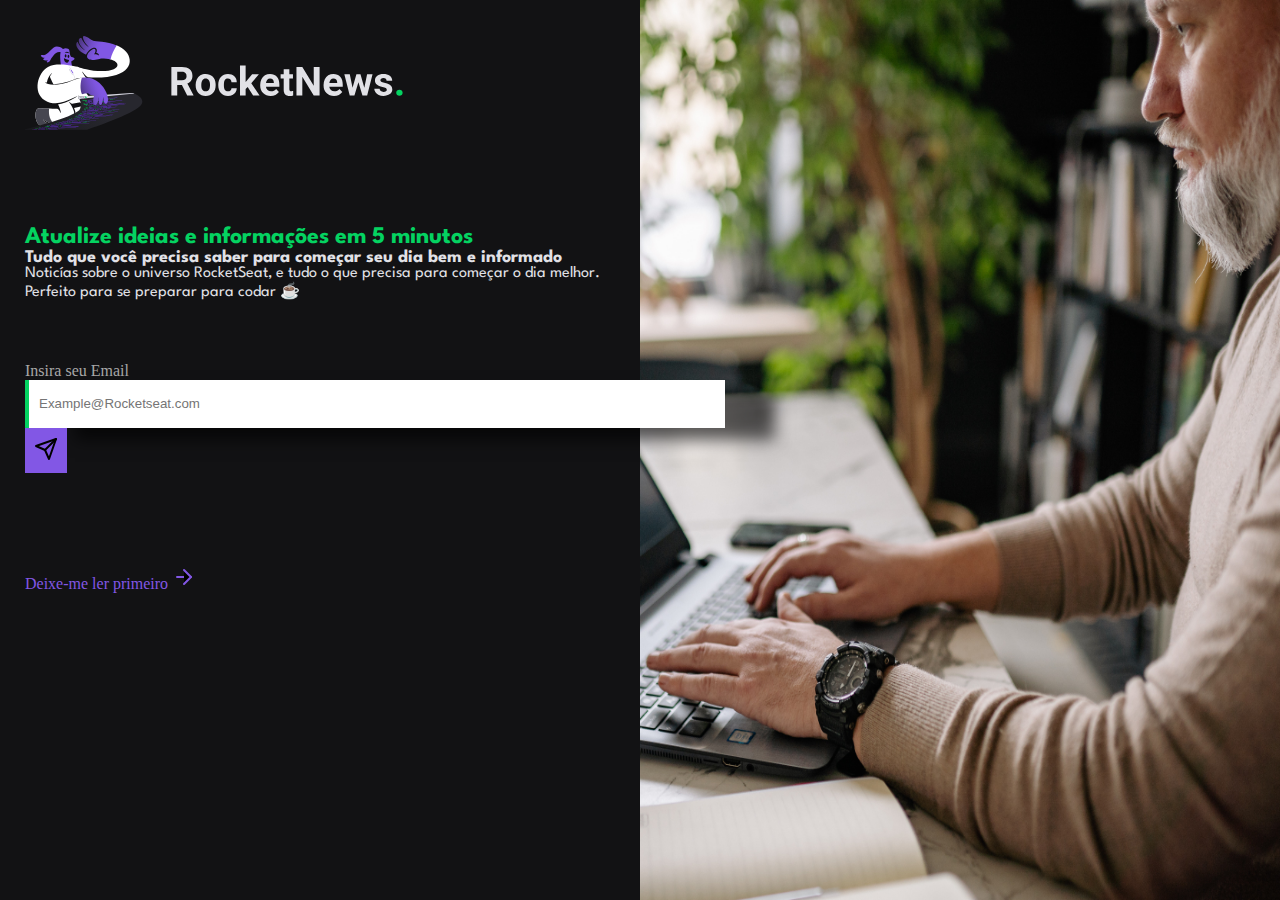
<file: Desafios Discover/Desafio ''RocketNews''/index.html>
<!DOCTYPE html>
<html lang="en">
<head>
    <meta charset="UTF-8">
    <meta name="viewport" content="width=device-width, initial-scale=1.0">
    <link rel="stylesheet" href="./css.css">
    <title>Desafio RocketNews</title>
</head>
<body>
  
  <main>
       <div class="Logo">
           <img src="./Images/logo.svg" alt="RocketNews Logo">
       </div>
   
       <div class="Description">
           <h2>Atualize ideias e informações em 5 minutos</h2>
           <span>Tudo que você precisa saber para começar seu dia bem e informado</span>
           <p>Noticías sobre o universo RocketSeat, e tudo o que precisa para começar o dia melhor. Perfeito para se preparar para codar ☕</p>
       </div>
   
   
      
   
   
       <form>
           <label class="Label" for="Email">Insira seu Email</label>
           <div class="Email">
                <input 
                    required 
                    placeholder="Example@Rocketseat.com"  
                    class="Email" 
                    type="Email">
                <button  
                    type="submit">
                    <img  
                    src="./Images/send.svg" alt="Send">
                </button>
           </div>
       </form>
   
   
       
      
      <a
        target="_blank" 
        class="link" 
        href="">Deixe-me ler primeiro 
        <img src="./Images/arrow-right.svg" alt="">
     </a>
  
    </main>
       
    
    
    
        <!-- background -->
    <div class="background">
        <img
            src="./Images/read_news.jpg"
            alt="imagen de fundo"
            class="background">
    </div>
</body>
</html>
</file>
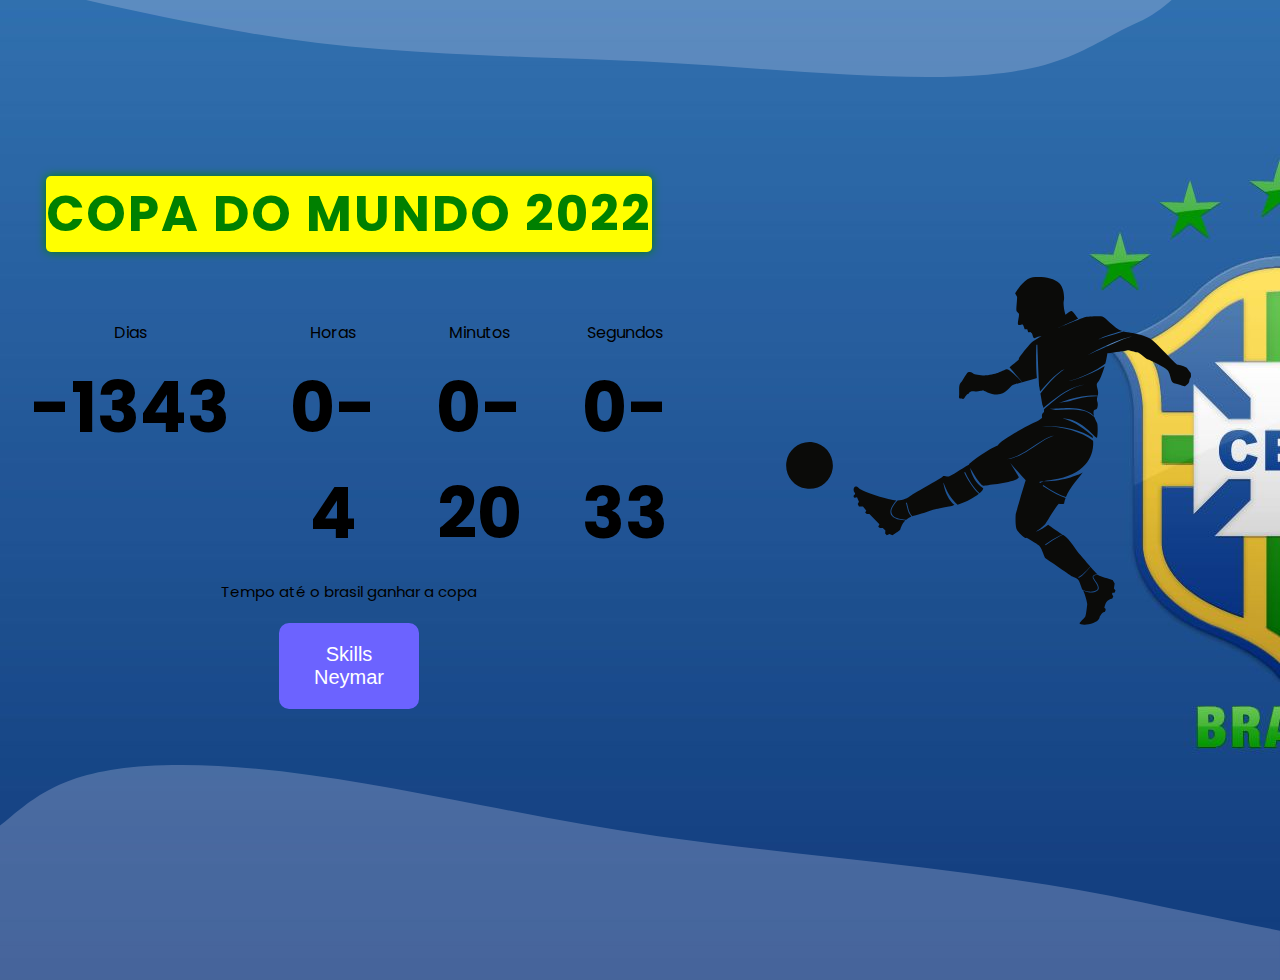
<file: Desafios Discover/Desafio Countdown/index.html>
<!DOCTYPE html>
<html lang="en">
<head>
    <meta charset="UTF-8">
    <meta http-equiv="X-UA-Compatible" content="IE=edge">
    <meta name="viewport" content="width=device-width, initial-scale=1.0">
    <link rel="stylesheet" href="style.css">
    <script defer src="script.js"></script>
    <script defer src="./modal.js"></script>
    <link href="https://fonts.googleapis.com/css2?family=Poppins&display=swap" rel="stylesheet">
    <title>Coming Soon</title>
</head>
<body>
        
    <div class="Container">

        <img class="TopSvg" src="./Images/top-image.svg" alt="">
        <img class="BottomSvg" src="./Images/bottom-image.svg" alt="">


        <div class="ContentCountdown">

            <h1 class="TitleCountdown">Copa do mundo 2022</h1>

            <div class="Countdown">

                <div class="CountdownElementsDays">
                    <span>dias</span>
                    <p class="text" id="dias">0</p>
                </div>
               
                <div class="CountdownElementsHours">
                    <span>horas</span>
                    <p class="text" id="horas">0</p>
                </div>
               
                <div class="CountdownElementsMinutes">
                    <span>minutos</span>
                    <p class="text" id="minutos">0</p>
                </div><br> 
                
                <div class="CountdownElementsSeconds">
                    <span>segundos</span>
                    <p class="text" id="segundos">0</p>
                </div>

            </div>

           <p class="TextCountdown">Tempo até o brasil ganhar a copa</p>

           <button onclick="openModal()">Skills Neymar</button>

        </div>

        <div class="ContentImage">


        </div>

        <div class="modalContainer" id="modalDisplay">

            <button class="btnCloseIcon" id="closeIcon" onclick="closeModal()"><img src="./Images/close-icon.svg" alt=""></button>
            
            <iframe  id="Video"
                width="400" 
                height="315" 
                src="https://www.youtube.com/embed/UH4wZrQYyKw" 
                title="YouTube video player" 
                frameborder="0" 
                allow="accelerometer; autoplay; gyroscope;" 
                allowfullscreen>
            </iframe>
            <h2 class="titleModal">10 do HEXA</h2>
            
        <!--
    
                <div class="capture">
    
                    <input type="text" name="" id="" placeholder="Seu nome">
                    <input type="email" name="" id="" placeholder="Seu email">
    
                    <button class="SendEmail">Enviar</button>
    
                </div>

      -->      
        </div>
    </div>
</body>
</html>
</file>
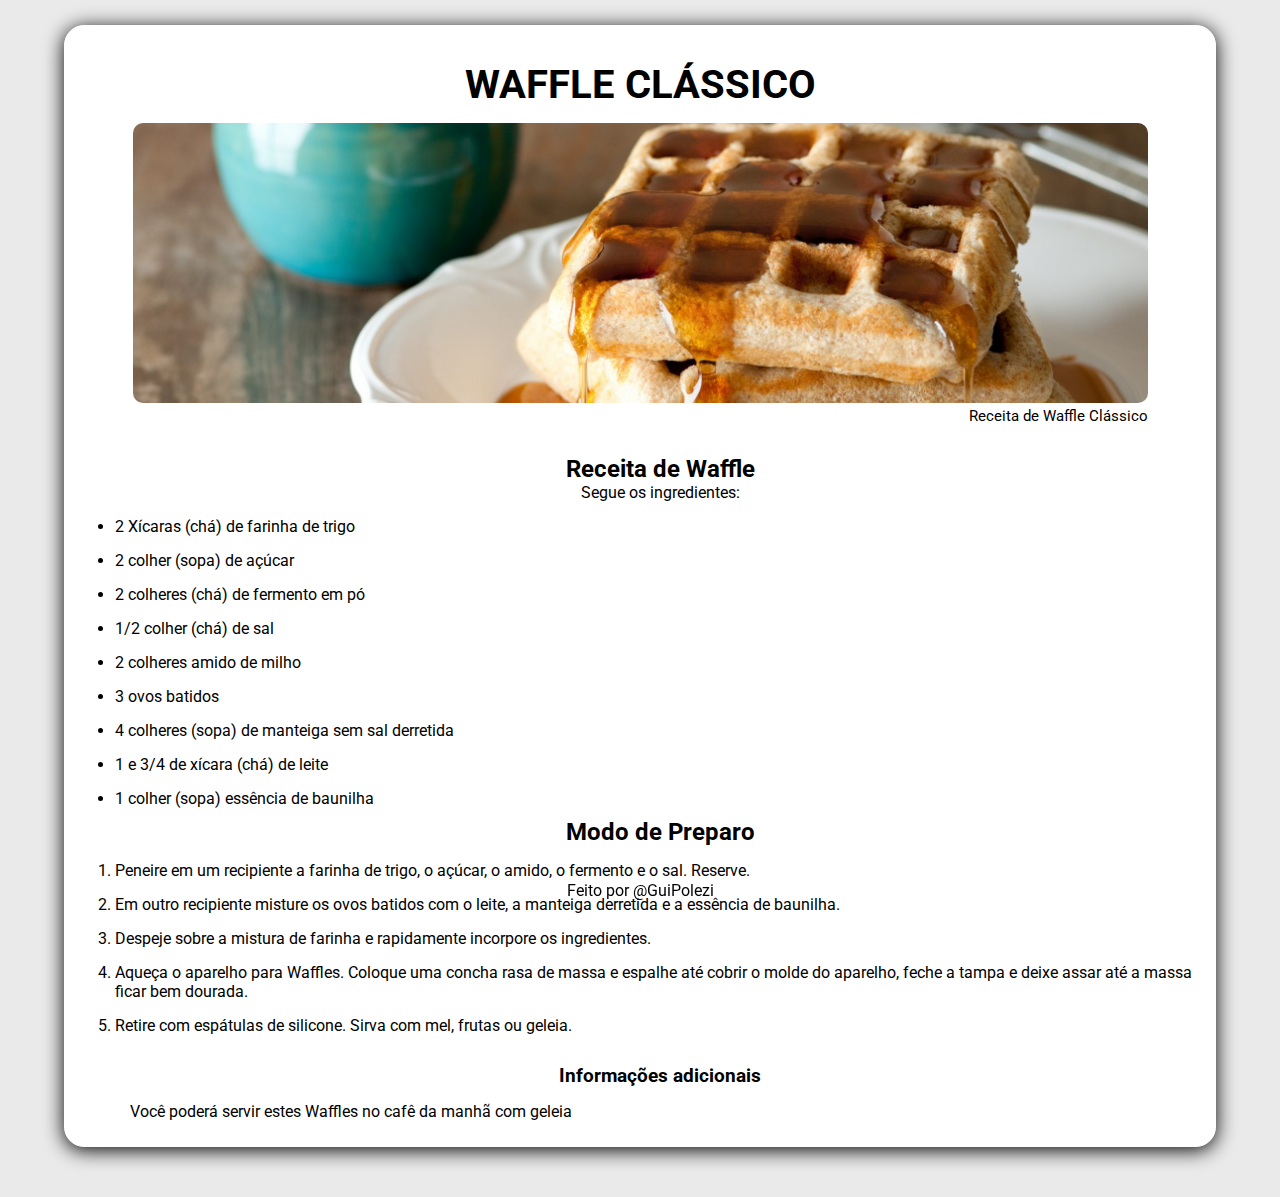
<file: Desafios Discover/Desafio Pagina de Receita/index.html>
<!DOCTYPE html>
<html lang="en">
<head>
    <meta charset="UTF-8">
    <meta http-equiv="X-UA-Compatible" content="IE=edge">
    <meta name="viewport" content="width=device-width, initial-scale=1.0">
    <link rel="stylesheet" href="./css.css">
    <title>waffle recipe</title>
</head>
<body>
    <main>
    <header>
        <h1>WAFFLE CLÁSSICO</h1>

        <figure>
            <img src="./Images/istock-179425495.jpg" alt="Image waffle">
            <figcaption>Receita de Waffle Clássico</figcaption>
        </figure>
    </header>

    <section>
            <h2>Receita de Waffle</h2>
            <p>Segue os ingredientes:</p>

                <ul>
                    <li>2 Xícaras (chá) de farinha de trigo</li>
                    <li>2 colher (sopa) de açúcar</li>
                    <li>2 colheres (chá) de fermento em pó</li>
                    <li>1/2 colher (chá) de sal</li>
                    <li>2 colheres amido de milho</li>
                    <li>3 ovos batidos</li>
                    <li>4 colheres (sopa) de manteiga sem sal derretida</li>
                    <li>1 e 3/4 de xícara (chá) de leite</li>
                    <li>1 colher (sopa) essência de baunilha</li>
                </ul>

            <h2>Modo de Preparo</h2>

                <ol>
                    <li>Peneire em um recipiente a farinha de trigo, o açúcar, o amido, o fermento e o sal. Reserve.</li>
                    <li>Em outro recipiente misture os ovos batidos com o leite, a manteiga derretida e a essência de baunilha.</li>
                    <li>Despeje sobre a mistura de farinha e rapidamente incorpore os ingredientes.</li>
                    <li>Aqueça o aparelho para Waffles. Coloque uma concha rasa de massa e espalhe até cobrir o molde do aparelho, feche a tampa e deixe assar até a massa ficar bem dourada.</li>
                    <li>Retire com espátulas de silicone. Sirva com mel, frutas ou geleia.</li>
                </ol>
    </section>


        <section>
            <h3>Informações adicionais</h3>
            <p class="Desc">Você poderá servir estes Waffles no cafê da manhã com geleia</p>
        </section>


    </main>
        <footer>
            Feito por @GuiPolezi
        </footer>
    </body>
</html>
</file>
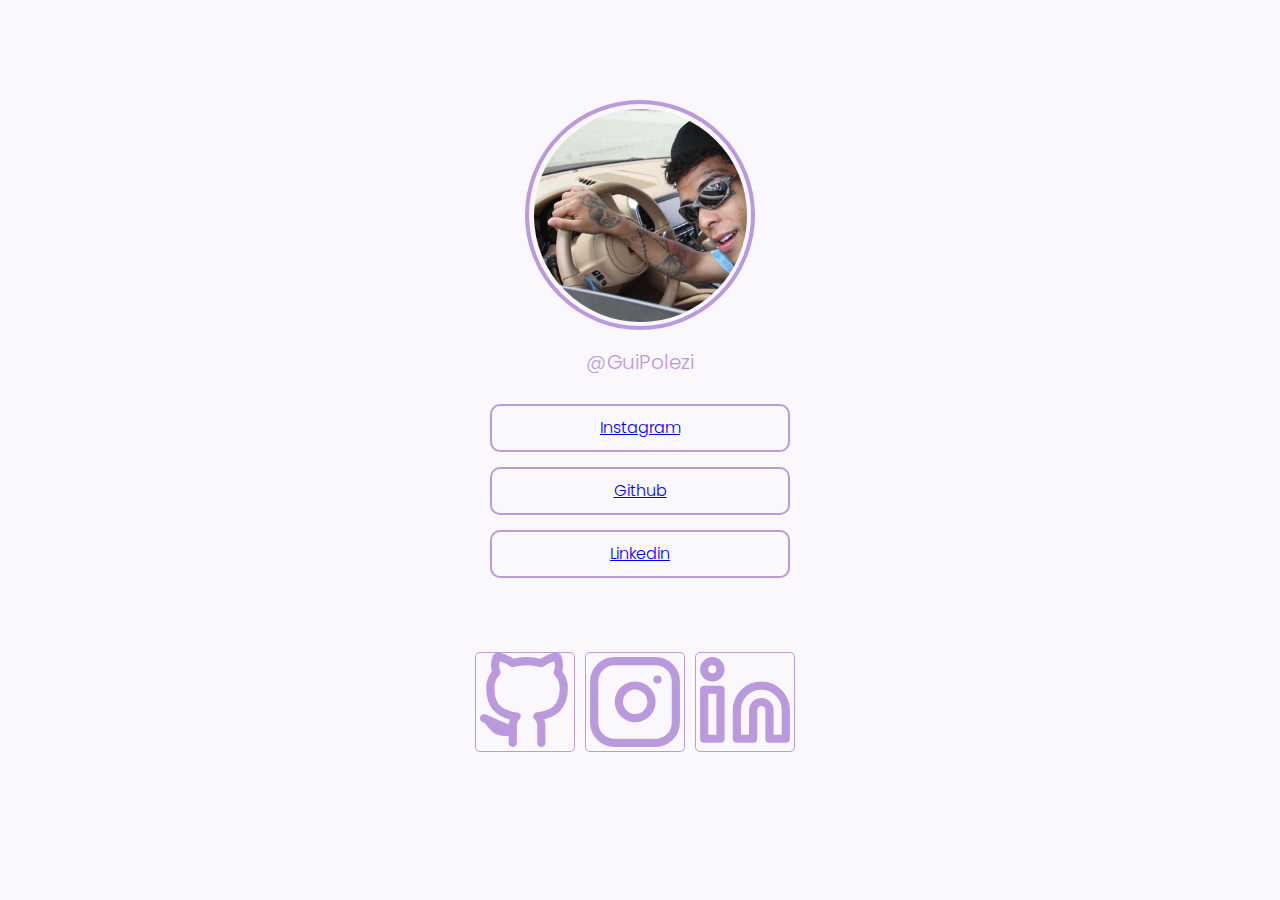
<file: Desafios Discover/Desafio Social Tree/index.html>
<!DOCTYPE html>
<html lang="en">
<head>
    <link rel="stylesheet" href="css.css">
    <meta charset="UTF-8">
    <meta http-equiv="X-UA-Compatible" content="IE=edge">
    <meta name="viewport" content="width=device-width, initial-scale=1.0">
    <title>social networks</title>
</head>
<body>
    <main>
        <div id="Avatar"></div>
    </main>
    
    <!--
        <a class="Description" href="#">@GuiPolezi</a>
    -->
    <h2 class="Description">@GuiPolezi</h2>
    
    
    <div class="lists">
        <ul>
            <li class="List1">
               <a class="insta" href="https://www.instagram.com/guipolezi/">Instagram</a>
            </li>

            <li class="List2">
                <a class="git" href="https://github.com/GuiPolezi">Github</a>
            </li>
            
            <li class="List3">
                <a class="lin" href="https://www.linkedin.com/in/guilherme-polezi-machado-b78711248/">Linkedin</a>
            </li>

        </ul>
    </div>

        <footer>
             <a href="https://github.com/GuiPolezi">
                <img title="Github" src="./images/github.svg" alt="Github">
             </a>   
            
            <a href="https://www.instagram.com/guipolezi/">
                <img title="Instagram" src="./images/instagram.svg" alt="instagram">
            </a>
            <a href="https://www.linkedin.com/in/guilherme-polezi-machado-b78711248/">
                <img title="Linkedin" src="./images/linkedin.svg" alt="Linkedin"> <a href=""></a>
            </a>
        </footer>


</body>
</html>
</file>
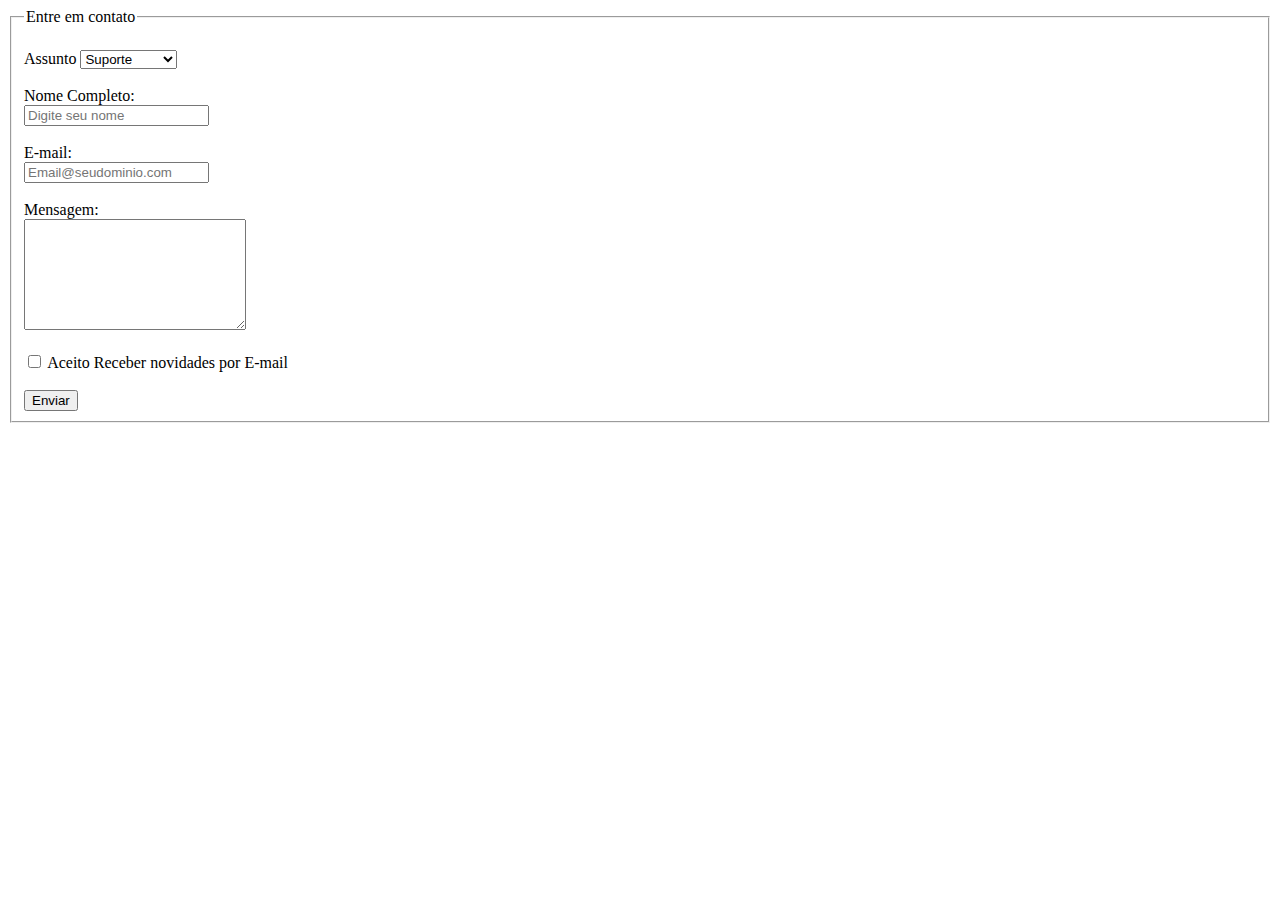
<file: Desafios Discover/Desafios HTML/Formulário/index.html>
<!DOCTYPE html>
<html lang="en">
<head>
    <meta charset="UTF-8">
    <meta http-equiv="X-UA-Compatible" content="IE=edge">
    <meta name="viewport" content="width=device-width, initial-scale=1.0">
    <title>Formulário</title>
</head>
<body>
    <form action="">
        <fieldset>
            <legend>Entre em contato</legend>
            
            <br>

            <label for="Select"> Assunto</label>
            <select name="Select" id="Select">
                <option value="1">Suporte</option>
                <option value="2">Sugestão</option>
                <option value="3">Reclamação</option>
            </select>
            
            <br>
            <br>

            <label for="name">Nome Completo:</label> <br>
            <input placeholder="Digite seu nome" type="text" name="nome completo" id="name">
        
            <br>
            <br>

            <label for="Email">E-mail:</label> <br>
            <input placeholder="Email@seudominio.com" type="Email" name="E-mail" id="Email">
        
            <br>
            <br>

            <label for="mensage">Mensagem:</label> <br>
            <textarea name="Mensage" id="mensage" cols="25" rows="7"></textarea>

            <br>
            <br>
            
            <input type="checkbox" name="check" id="checkbox">
            <label for="checkbox">Aceito Receber novidades por E-mail</label>

            <br>
            <br>

            <button type="submit">Enviar</button>

        </fieldset>
        
    </form>

    
</body>
</html>
</file>
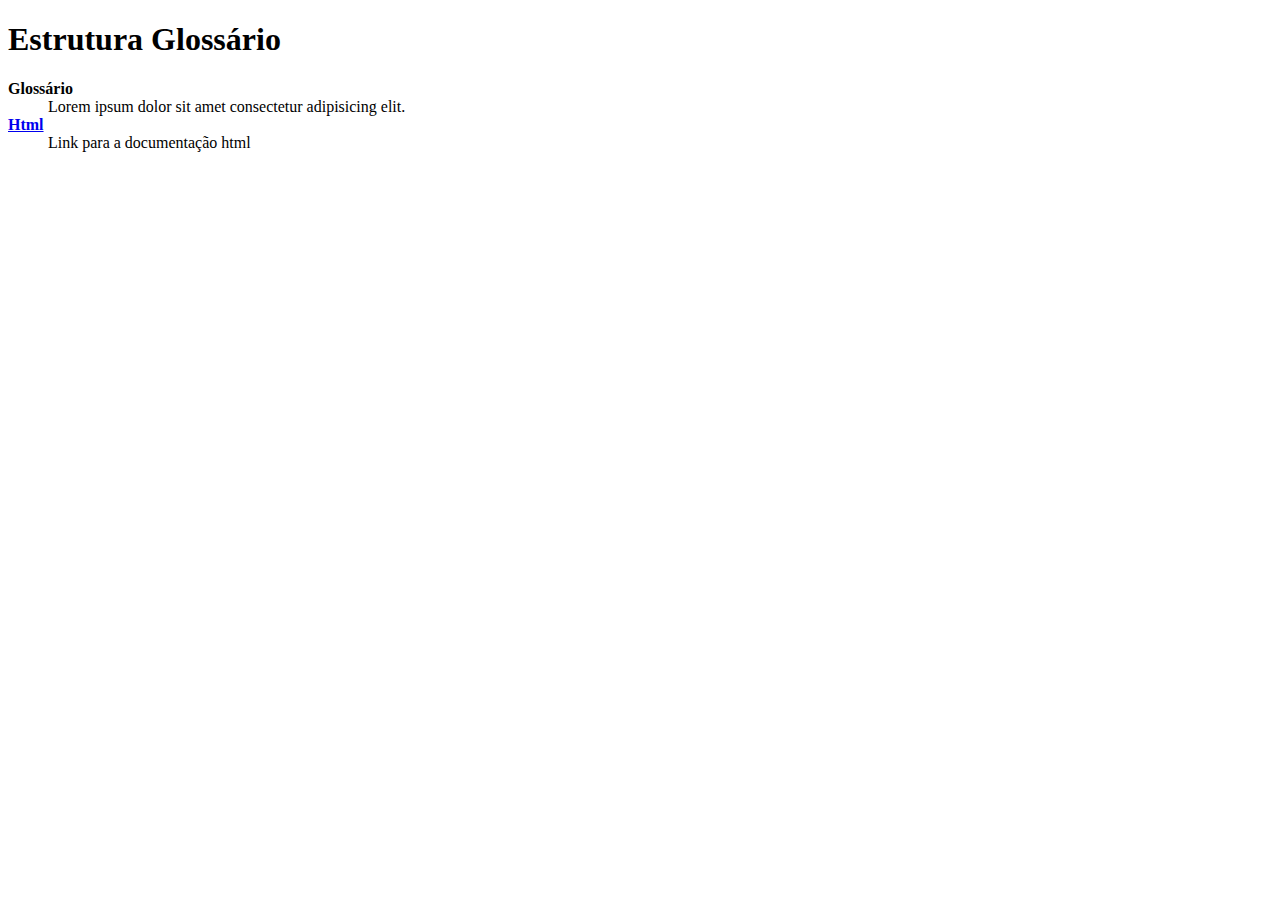
<file: Desafios Discover/Desafios HTML/Glossario/Glossário.html>
<!DOCTYPE html>
<html lang="en">
<head>
    <meta charset="UTF-8">
    <meta http-equiv="X-UA-Compatible" content="IE=edge">
    <meta name="viewport" content="width=device-width, initial-scale=1.0">
    <title>Glossário</title>
</head>
<body>
    <h1>Estrutura Glossário</h1>

    <dl>
        <dt><b>Glossário</b></dt>
        <dd>Lorem ipsum dolor sit amet consectetur adipisicing elit.</dd>

        <dt><b> <a href="https://developer.mozilla.org/pt-BR/docs/Web/HTML">Html</a></b></dt>
        <dd>Link para a documentação html</dd>
    </dl>

</body>
</html>
</file>
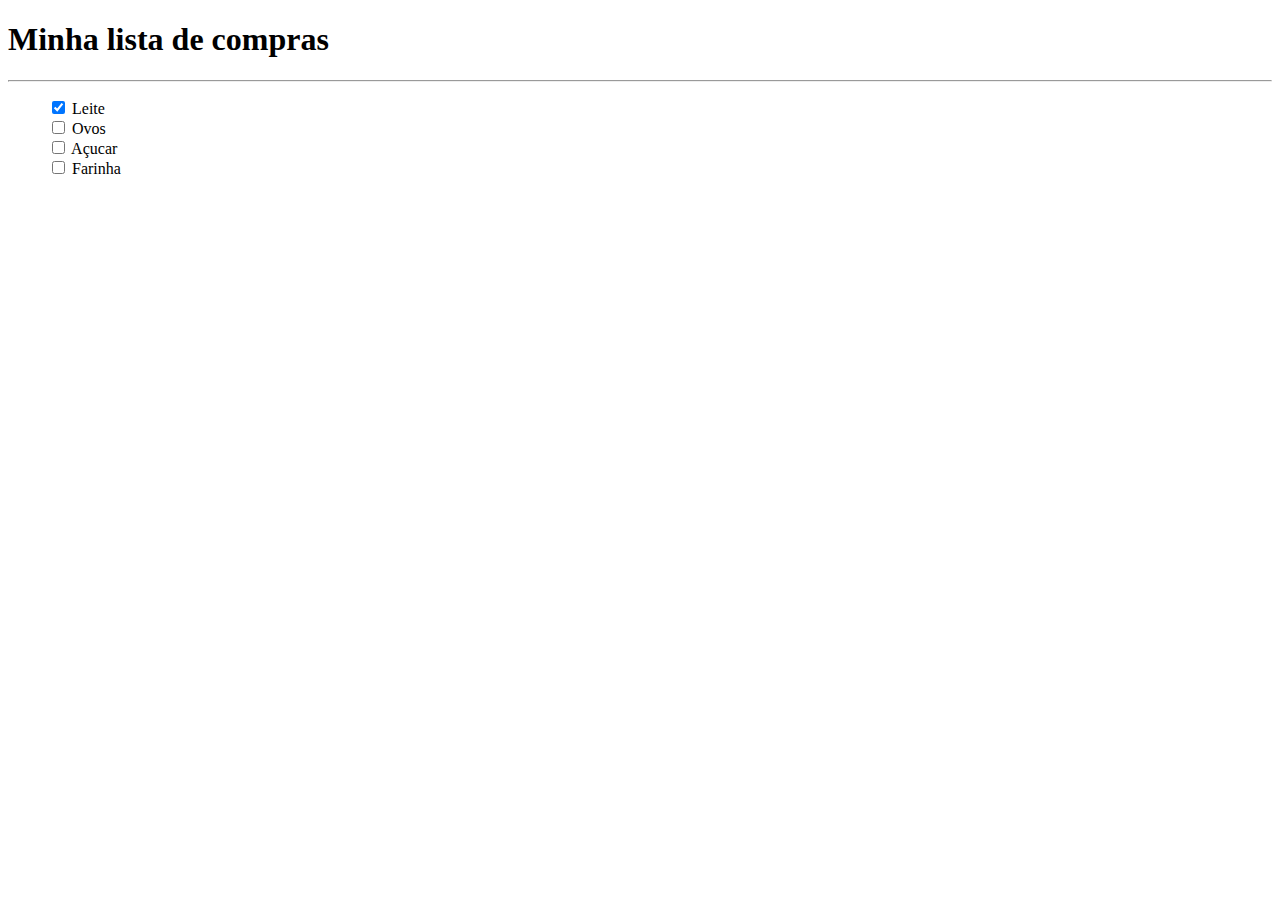
<file: Desafios Discover/Desafios HTML/Lista de compras/Compra.html>
<!DOCTYPE html>
<html lang="en">
<head>
    <meta charset="UTF-8">
    <meta http-equiv="X-UA-Compatible" content="IE=edge">
    <meta name="viewport" content="width=device-width, initial-scale=1.0">
    <title>List</title>
</head>
<body>
    <h1> <b>Minha lista de compras</b></h1>
    <hr>

    <ul>
        <input
            checked 
            type="Checkbox" 
            name="leite" 
            id="leite"> Leite
        
        <br>
        
      
       <input
            type="Checkbox" 
            name="leite" 
            id="leite"> Ovos
        
        <br>
        
      
       <input
            type="Checkbox" 
            name="leite" 
            id="leite"> Açucar
        
        <br>
        
      
       <input
            type="Checkbox" 
            name="leite" 
            id="leite"> Farinha
        
    </ul>
</body>
</html>
</file>
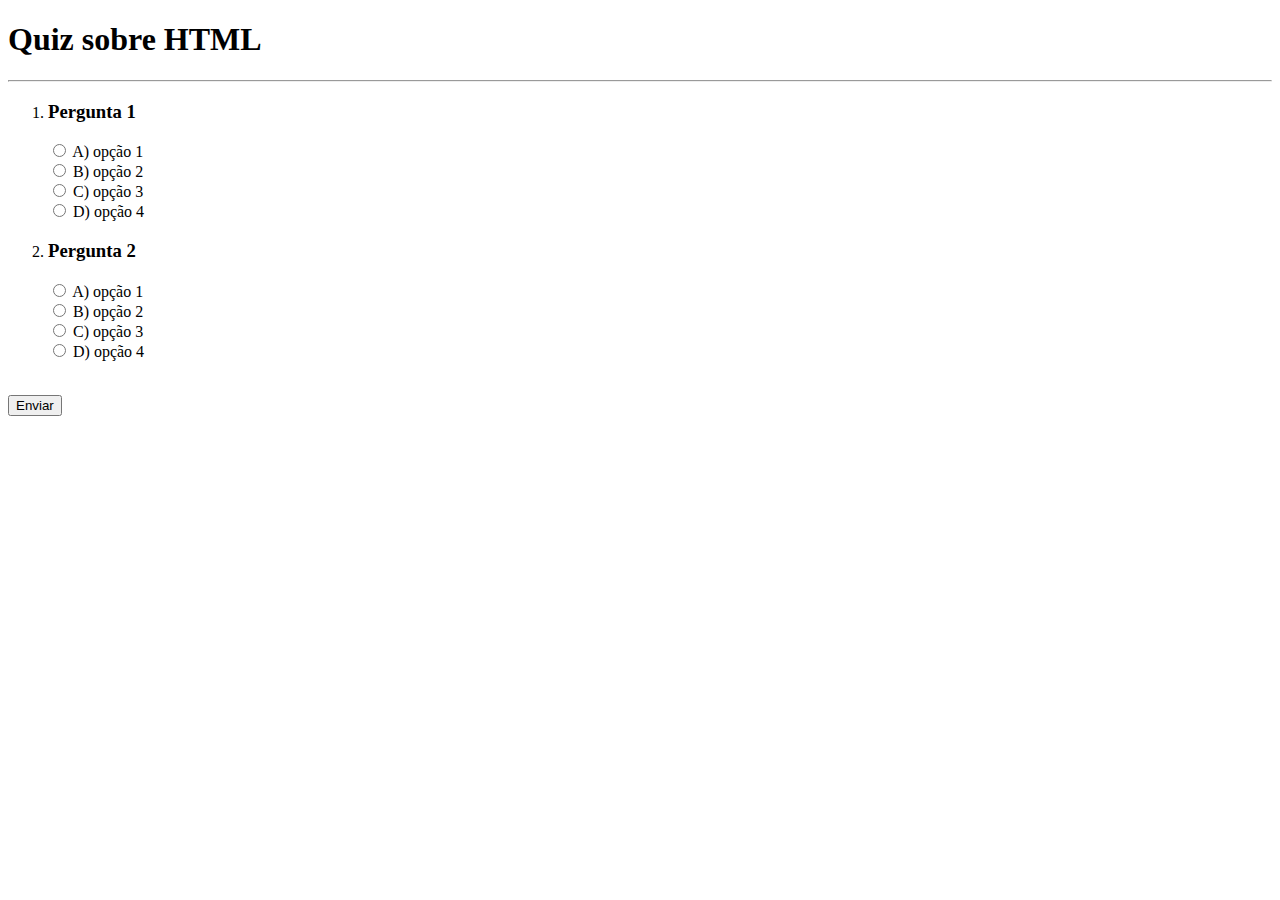
<file: Desafios Discover/Desafios HTML/Quiz/Quiz.html>
<!DOCTYPE html>
<html lang="en">
<head>
    <meta charset="UTF-8">
    <meta http-equiv="X-UA-Compatible" content="IE=edge">
    <meta name="viewport" content="width=device-width, initial-scale=1.0">
    <title>Quiz</title>
</head>
<body>
    <h1>Quiz sobre HTML</h1>
    <hr>

    <form action="">
        <ol>
            <li>
              <h3>Pergunta 1</h3>
              <div>
                <input type="radio" name="question-1" id="question-1-a" value="A" />
                <label for="question-1-a">A) opção 1</label>
              </div>
              <div>
                <input type="radio" name="question-1" id="question-1-b" value="B" />
                <label for="question-1-b">B) opção 2</label>
              </div>
              <div>
                <input type="radio" name="question-1" id="question-1-c" value="C" />
                <label for="question-1-c">C) opção 3</label>
              </div>
              <div>
                <input type="radio" name="question-1" id="question-1-d" value="D" />
                <label for="question-1-d">D) opção 4</label>
              </div>
            </li>


            <li>
                <h3>Pergunta 2</h3>
                <div>
                  <input type="radio" name="question-2" id="question-2-a" value="A" />
                  <label for="question-2-a">A) opção 1</label>
                </div>
                <div>
                  <input type="radio" name="question-2" id="question-2-b" value="B" />
                  <label for="question-2-b">B) opção 2</label>
                </div>
                <div>
                  <input type="radio" name="question-2" id="question-2-c" value="C" />
                  <label for="question-2-c">C) opção 3</label>
                </div>
                <div>
                  <input type="radio" name="question-2" id="question-2-d" value="D" />
                  <label for="question-2-d">D) opção 4</label>
                </div>
              </li>
        </ol>
        <br>
        <button type="submit">Enviar</button>
    </form>



</body>
</html>
</file>
<file: Desafios Discover/Desafio ''RocketNews''/css.css>
@import url('https://fonts.googleapis.com/css2?family=League+Spartan:wght@300&display=swap');


*{
    margin: 0;
    padding: 0;
    box-sizing: border-box;
  }
  

:root {
    --body-bg-color: #121214;
    --text-color: #E1E1E6;
    --title-color: #04D361;
    --form-color: #A8A8A8;
    --bg-button-color: #8257e5;
}

body{
    width: 100vw;
    height: 100vh;
  
    background-color: var(--body-bg-color);
  }

/* Estrutura Principal */
main{
    width: 50%;
    height: 100vh;
    padding: 36px 0 0 25px ;
  
    position: fixed;
    z-index: 1;
  
    background-color: var(--body-bg-color);
  }
  

.logo{
    width: 100%;
  
    margin: 15px 0 0 0;
}
  
.logo img{
    width: 389px;
    height: 94px;
}
  

div.Description {
    margin: 15% 0 0 0;
}


.Description h2 {
    font-size: 24px;
    font-weight: bold;
    
    font-family: 'League Spartan', sans-serif;
    color: var(--title-color);
}

.Description span {
    font-size: 18px;
    font-weight: bold;
    color: var(--text-color);

    font-family: 'League Spartan', sans-serif;

    margin: 15px 0;
}

.Description p {
    font-size: 16px;
    font-weight: 400;

    font-family: 'League Spartan', sans-serif;
    color: var(--text-color);
}


form{
    color: var(--form-color);
    margin: 10% 0 15% 0;
}
  
div.email{
    display: flex;
    margin-top: 15px;
  
    position:fixed;
}

form input{
    width: 700px;
    height: 48px;
    padding-left: 10px;
  
    border: none;
    border-left: solid 4px var(--title-color);
  
    box-shadow: 50px 12px 15px #0000009f ;
}

button{
    width: 42px;
    height: 45px;
  
    border: none;
  
    background-color: var(--bg-button-color);
}

a{
    text-decoration: none;
    color: var(--bg-button-color);
}



/* Background */
div.background{
    width: 100%;
    height: 100%;
  
    left: 20%;
  
    position: fixed;
    z-index: 0;
  }
  
  img.background{
    height: 100vh;
    width: 90vw;
  }
</file>
<file: Desafios Discover/Desafio Countdown/style.css>
@import url('https://fonts.googleapis.com/css2?family=Poppins:wght@300;400;500&display=swap');

:root {
    --black: #4D4C59;
    --purple: #6C63FF;
    --light-grey: #C8C8C8;
    --text-color: #9C9AB6;
}

body{
    background-image:url(./Images/selecao-brasil-wallpaper-pc5.jpg);
    background-position: left;
    margin: 0;
    padding: 0;
    box-sizing: border-box;
    font-family: Poppins;
    overflow: hidden;
}

p{
    margin: 0px;
}

/*Svg´s*/
.TopSvg{
    position: absolute;
    width: 100vw;
    top: -3rem;
}

.BottomSvg{
    position: absolute;
    width: 100vw;
    bottom: -5rem;

}
/*Svg´s*/



.Container{
    width: 100vw;
    height: 100vh;
    display: grid;
    grid-template-columns: 1fr 1fr;
    grid-template-rows: 1fr;
 

}

/* Coutent Countdown*/

.TitleCountdown{
    background: yellow;
    border-radius: 5px;
    box-shadow: 0  0 10px green;
    text-transform: uppercase;
    letter-spacing: 2px;
    font-weight: 700;
    font-size: 50px;
    color: green;
    margin-top: 5px;
}

.ContentCountdown{
    min-height: 100vh;
    height: 100vh;
    display: flex;
    flex-wrap: wrap;
    flex-direction: column;
    align-items: center;
    justify-content: center;

}

.Countdown{
    display: flex;
    text-align: center;
    margin-bottom: 5px;
    margin-top: 5px;
}

.Countdown div{
    margin: 30px;
}

.Countdown p {
    font-weight: 700;
    font-size: 70px;
    margin-top: 10px;
    margin-bottom: 10px;
    color: black;
}

.Countdown span{
    text-transform: capitalize;
    color: black;
}

.TextCountdown{
    font-size: 15px;
    color: black;
    margin-top: -2rem;
}

button{
    outline: none;
    background-color: var(--purple);
    border: none;
    color: #fff;
    font-size: 20px;
    font-weight: 500;
    padding: 20px;
    width: 20%;
    border-radius: 10px;
    cursor: pointer;
    margin: 20px;
    transition: all 0.3s ease 0s ;
}

button:hover{
    transform: translateY(-7px);
}

/* Coutent Countdown*/


/*Content Image*/

.ContentImage{
    background-image: url('./Images/1549325322.svg');
    background-repeat: no-repeat;
    background-size: 70% ;
    background-position: center ;

}

/*Content Image*/

/*Modal Container*/

.titleModal{
    
    background: url(./Images/depositphotos_6764875-stock-photo-brazilian-vintage-flag.webp);
    background-repeat: no-repeat;
    background-position: center;
    margin-top: 10px;  
    font-size: 40px;
    text-align: center;
    color: black;
    text-transform: uppercase;
    letter-spacing: 2px;
}

.modalContainer{
    max-width: 1000px;
    height: 60vh;
    position: absolute;
    top: 50%;
    left: 50%;
    transform: translate(-50%, -50%);
    background: url(./Images/selecao-brasil-wallpaper-pc5.jpg);
    background-repeat: repeat;
    background-position: cover;

    padding: 30px;
    display: none;
}

.btnCloseIcon{
    position: relative;
    float: right;
    background-color: transparent;
    margin-left: 4rem;
}

.btnCloseIcon img{
    margin: 0;
    width: 10%;
}

iframe {
    width: 100%;
    height: 50vh;
}
</file>
<file: Desafios Discover/Desafio Pagina de Receita/css.css>
@import url('https://fonts.googleapis.com/css2?family=Poppins:wght@300&family=Roboto&display=swap');

* {
    margin: 0;
    padding: 0;
    box-sizing: border-box;
}

:root {
    --body-bg-color: #EAEAEA;
    --bg-recipe-color: #FFFFFF;
    --title-subtitle: #1B1B1B;
    --footer-legend-image: #8F8F8F;
    --texts:#39393A;
}

body {
    font-family: 'Roboto', sans-serif;
    background: var(--body-bg-color);
    margin: 0 auto;
    display: flex;
    justify-content: center;
    align-items: center;
    margin-bottom: 50px;
}

main {
    border-radius: 20px;
    border: 1px solid white;
    margin: 0 auto;
    max-width: 90%;
    background: var(--bg-recipe-color);
    height: 100%;
    margin-top: 25px;
    box-shadow: 0 3px 20px #000;
}

header {
    max-width: 90%;
    text-align: center;
    margin: 0 auto;
    justify-content: center;
    padding: 10px;
}

h1 {
    font-size: 40px;
    margin-top: 25px;
}

figcaption {
    text-align: end;
    font-size: 15px;
}

img {
    margin-top: 15px;
    width: 100%;
    object-fit: cover;
    border-radius: 10px;
    height: 280px;
}

h2 {
    margin-top: 10px;
    text-align: center;
}

p {
    text-align: center;
}

section {
    margin-left: 40px;
    padding: 10px;
}

ul {
    margin-top: 10px;
}

li {
    margin-top: 15px;
}

h3 {
    margin-top: 10px;
    text-align: center;
}

.Desc {
    text-align: left;
    padding: 15px;
}

footer {
   bottom: 0;
   position: fixed;
   width: 90%;
   text-align: center;
}
</file>
<file: Desafios Discover/Desafio Social Tree/css.css>
@import url('https://fonts.googleapis.com/css2?family=Poppins:wght@300&display=swap');


* {
    margin: 0;
    padding: 0;
    box-sizing: border-box;
}

:root {
    --body-bg-color: #FAF7FD;
    --purple: #BB99DD;
  }

body {
    background: var(--body-bg-color);
    grid-template-areas: 
            "footer footer";
           grid-template-rows: 40px 1fr 40px;
           grid-template-columns: 1fr 200px;

}


main {
    margin: 0 auto;
    margin-top: 100px;
    display: flex;
    justify-content: center;
    align-items: center;
    border-radius: 50%;
    box-sizing: border-box;
    width: 230px;
    height: 230px;
  /*  width: 220px;
    height: 220px;
    left: 612px;
    top: 201px;
*/
    border: 4px solid #BB99DD;
}

#Avatar {
    border-radius: 50%;
    width: 213px;
    height: 213px;
    left: 612px;
    top: 201px;
    background-image: url(./images/1.jpg.jpg);
    background-size: cover;
}

.Description {
    display: flex;
    justify-content: center;
    align-items: center;
    margin: 0 auto;
    margin-top: 10px;
    padding: 10px;
  /*  width: 99px;
    height: 24px;
    left: 669px;
    top: 429px;
*/
    font-family: 'Poppins';
    font-style: normal;
    font-weight: 300;
    font-size: 20px;
    line-height: 24px;
    text-align: center;
    
    color: #BB99DD;
}

.lists{
    box-sizing: border-box;
    display: flex;
    justify-content: center;
    justify-items: center;
    margin: 0 auto;
    margin-top: 20px;
    
    font-family: 'Poppins';
    font-style: normal;
    font-weight: 300;
    font-size: 16px;
    line-height: 24px;
    text-align: center;

    color: #BB99DD;
}

ul {
    list-style: none;
}

.List1 {
    border: 2px solid #BB99DD;
    padding: 10px;
    width: 300px;
    display: flex;
    justify-content: center;
    align-items: center;
    text-align: center;
    border-radius: 10px;
}

.List2 {
    border: 2px solid #BB99DD;
    padding: 10px;
    width: 300px;
    display: flex;
    justify-content: center;
    align-items: center;
    text-align: center;
    border-radius: 10px;
    margin-top: 15px;
}

.List3 {
    border: 2px solid #BB99DD;
    padding: 10px;
    width: 300px;
    display: flex;
    justify-content: center;
    align-items: center;
    text-align: center;
    border-radius: 10px;
    margin-top: 15px;
}


footer {
    grid-area: footer;
    padding: 5%;
    display: flex;
    justify-content: center;
    align-items: center;
    margin-top: 10px;
   /* margin-right: 10px;
    margin-left: 350px;
   */
  box-sizing: border-box;
 
}

img {
    display: flex;
    justify-content: center;
    block-size: 100px;
    border-radius: 5px;
    border: 1px solid #BB99DD;
    margin-right: 10px;
}

.lin:hover {
    transition: 5ms ease-out;
    transform:scale(2,2);
    color: gray;
}

.git:hover {
    transition: 5ms ease-out;
    transform:scale(2,2);
    color: gray;
}

.insta:hover {
    transition: 5ms ease-out;
    transform:scale(2,2);
    color: gray;
}
</file>
